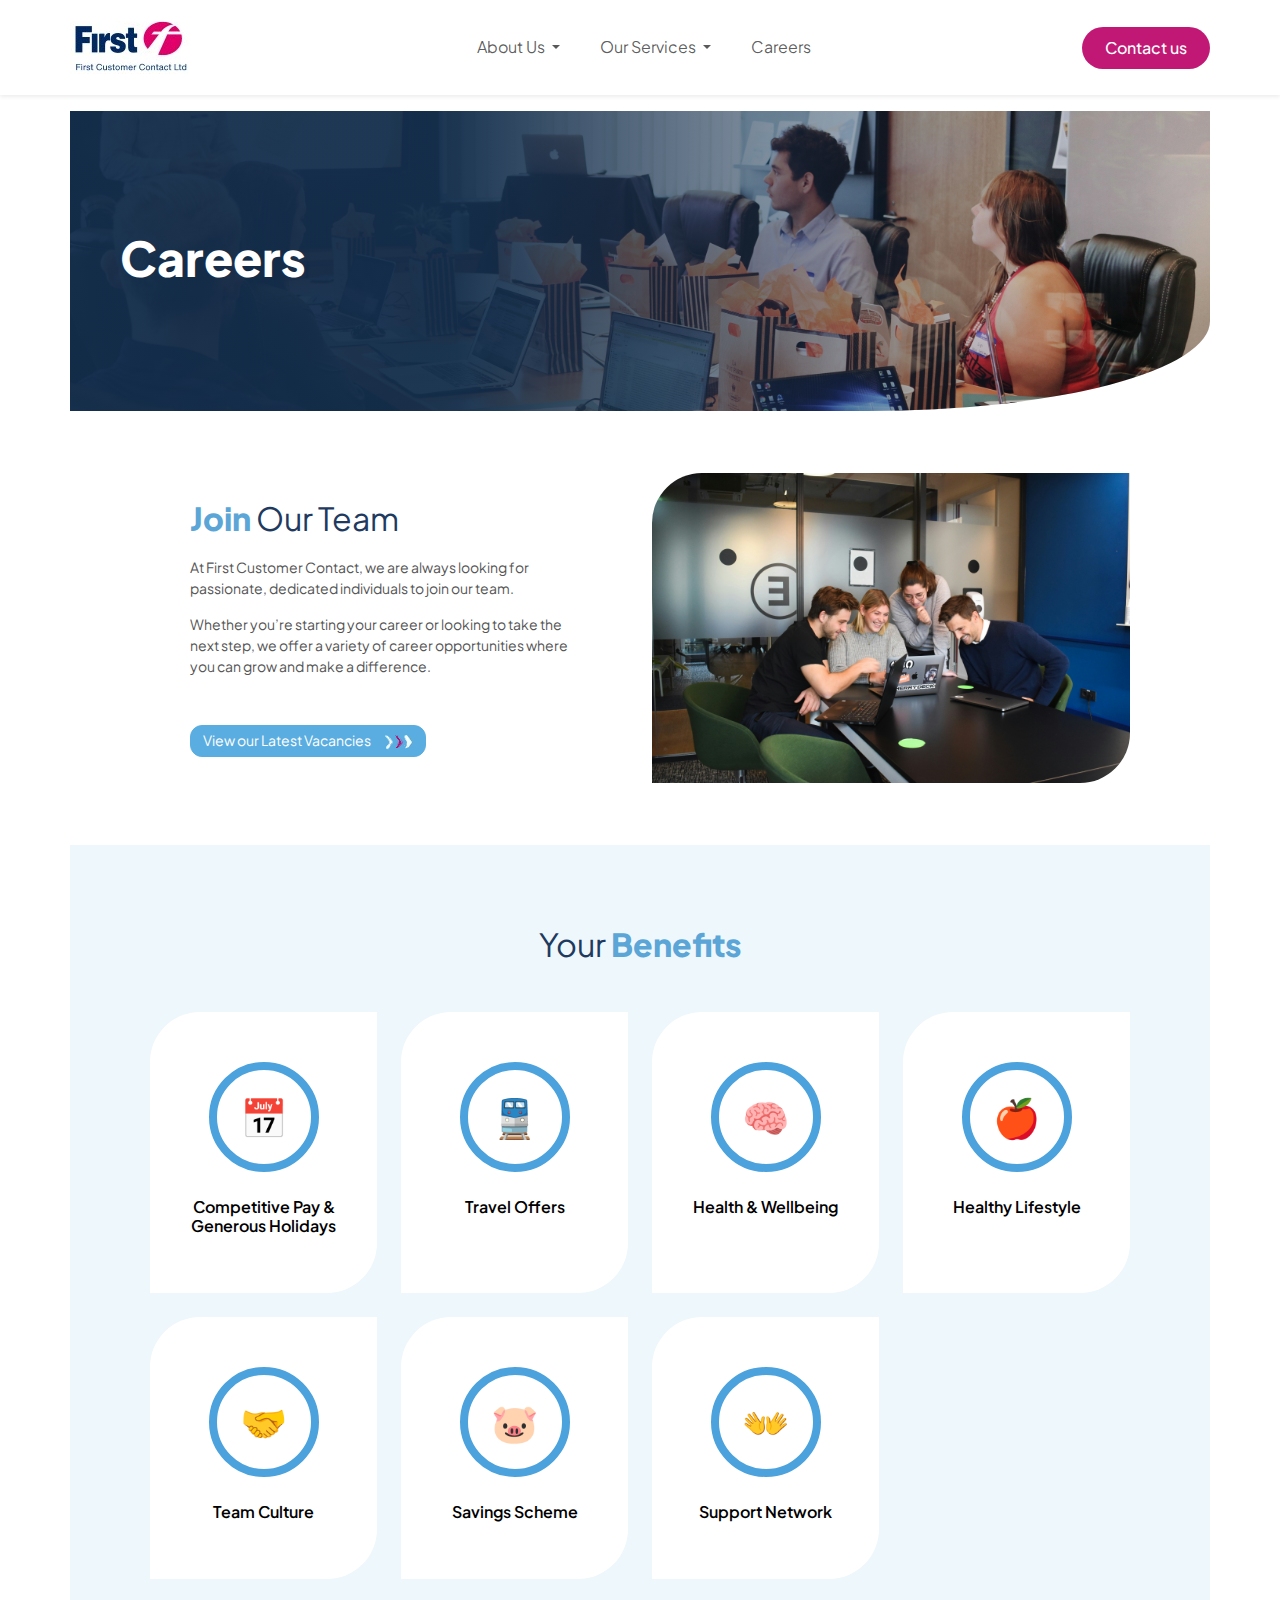
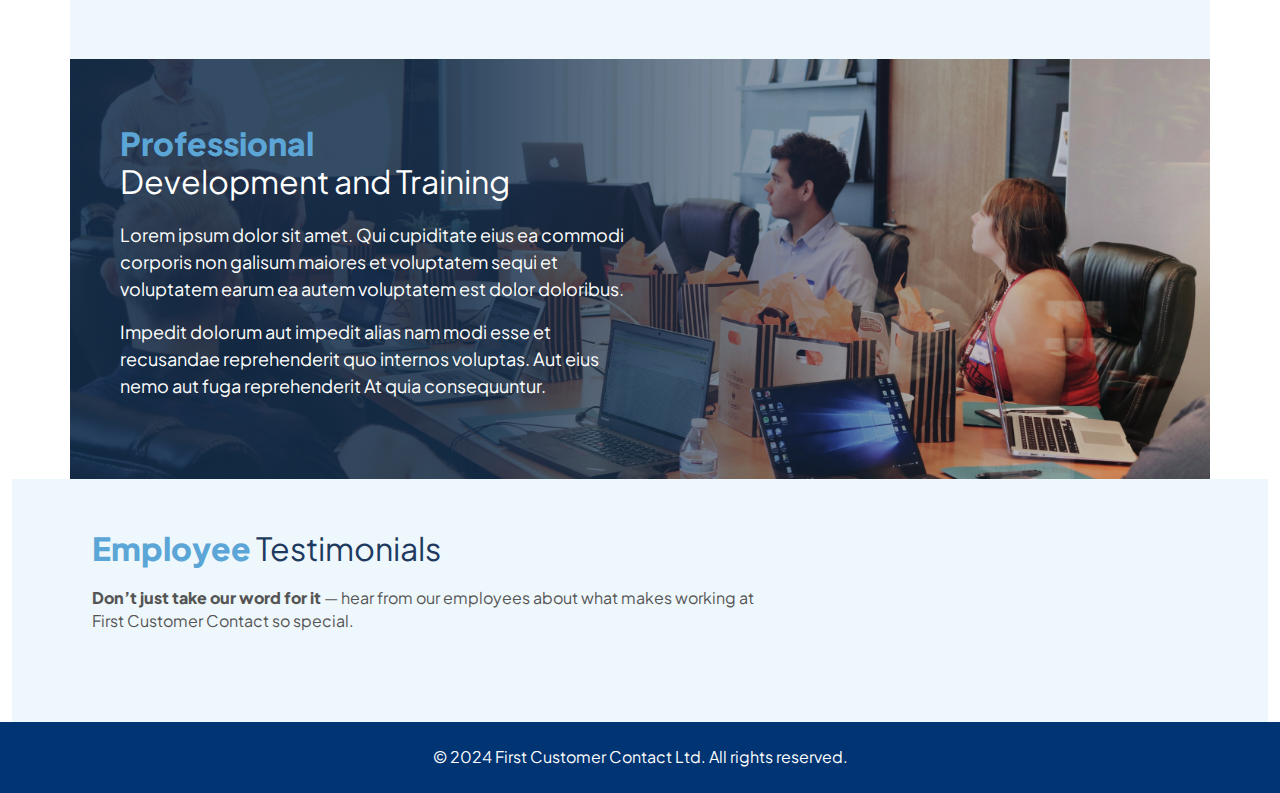
<file: careers.html>
<!doctype html>
<html lang="en">

<head>
  <meta charset="UTF-8" />
  <meta http-equiv="X-UA-Compatible" content="IE=edge" />
  <meta name="viewport" content="width=device-width, initial-scale=1.0" />
  <meta name="format-detection" content="telephone=no" />
  <!-- Added Bootstrap Library -->
  <link rel="stylesheet" href="./assets/libraries/bootstrap/css/bootstrap.min.css" />
  <!-- Added Owl carousel Library -->
  <link rel="stylesheet" href="./assets/libraries/owlcarousel/css/owl.carousel.min.css" />
  <!-- Custom Style of Page -->
  <link rel="stylesheet" href="./assets/css/style.css" />
  <!-- Title of the Page -->
  <title>First Customer Contact Ltd</title>
</head>

<body>

  <!-- Header -->
  <header>
    <!-- NAVIGATION -->
    <nav class="navbar navbar-expand-lg bg-white py-3 shadow-sm mb-3" aria-label="Main navigation">
      <div class="container">
        <!-- Brand -->
        <a class="navbar-brand fw-bold" href="#">
          <img src="../assets/images/fg-header-logo.png" class="header-logo" alt="Header Logo" />
        </a>

        <!-- Toggler -->
        <button class="navbar-toggler" type="button" data-bs-toggle="collapse" data-bs-target="#navbarNav"
          aria-controls="navbarNav" aria-expanded="false" aria-label="Toggle navigation">
          <span class="navbar-toggler-icon"></span>
        </button>

        <!-- Menu -->
        <div class="collapse navbar-collapse justify-content-center" id="navbarNav">
          <ul class="navbar-nav gap-lg-4 text-center">
            <!-- About Us Dropdown -->
            <li class="nav-item dropdown">
              <a class="nav-link dropdown-toggle" href="#" id="aboutDropdown" role="button" data-bs-toggle="dropdown"
                aria-expanded="false">
                About Us
              </a>

              <ul class="dropdown-menu shadow border-0" aria-labelledby="aboutDropdown">
                <li><a class="dropdown-item" href="#">Who We Are</a></li>
                <li><a class="dropdown-item" href="#">Leadership Team</a></li>
                <li><a class="dropdown-item" href="#">Our Values</a></li>
              </ul>
            </li>

            <!-- Services Dropdown -->
            <li class="nav-item dropdown">
              <a class="nav-link dropdown-toggle" href="#" id="servicesDropdown" role="button" data-bs-toggle="dropdown"
                aria-expanded="false">
                Our Services
              </a>

              <ul class="dropdown-menu shadow border-0" aria-labelledby="servicesDropdown">
                <li><a class="dropdown-item" href="#">Inbound Support</a></li>
                <li><a class="dropdown-item" href="#">Outbound Sales</a></li>
                <li><a class="dropdown-item" href="#">Customer Care</a></li>
              </ul>
            </li>

            <!-- Normal Link -->
            <li class="nav-item">
              <a class="nav-link" href="#">Careers</a>
            </li>
          </ul>

          <!-- Mobile CTA -->
          <div class="d-lg-none mt-3 text-center">
            <a href="#" class="btn btn-contact">Contact us</a>
          </div>
        </div>

        <!-- Desktop CTA -->
        <div class="d-none d-lg-block">
          <a href="#" class="btn btn-contact">Contact us</a>
        </div>
      </div>
    </nav>
  </header>


  <!-- HERO Banner-->
  <section class="inner-hero-banner-wrapper" aria-labelledby="who-we-are-header-banner">
    <div class="container hero-banner-white-bg ">
      <div class="hero-wrapper">
        <img src="../assets/images/whoweare-bottom-image.jpg" class="hero-banner-img"
          alt="Two colleagues smiling and having a discussion in an office environment" />
        <div class="row hero-banner-content">
          <div class="col-md-6">
            <h1 id="who-we-are-heading">Careers</h1>
          </div>
        </div>
      </div>

    </div>
  </section>
      <section
        class="whoweare-purpose-section sec-padding"
        aria-labelledby="purpose-heading"
      >
        <div class="container">
          <div class="row g-4 align-items-center whoweare-purpose-content">
           
            <!-- Left Card -->
            <div class="col-lg-6">
              <article
                class="info-card"
                aria-labelledby="driven-heading"
              >
                <h2 class="section-title">
                  <span class="highlight-text">Join</span> Our Team
                </h2>
                 <p class="info-text">
                At First Customer Contact, we are always looking for passionate, dedicated individuals to join our team.
            </p>
            <p class="info-text">
                Whether you’re starting your career or looking to take the next step, we offer a variety of career opportunities where you can grow and make a difference.
            </p>
                <div class="view-vacancy-button mt-5"><a href="#" ><button type="button" class="btn btn-primary">View our Latest Vacancies <img src="/assets/images/btnarrow.png" alt='Arrow Button'/></button></a></div>
              </article>
            </div>

            <!-- Right Content -->
            <div class="col-lg-6">
              <article aria-labelledby="practice-heading">
                <div class="card-img-wrap">
                    <img
                    src="../assets/images/card-img.jpg"
                    class="card-image img-fluid"
                    alt="Our People Make the Difference"
                    />
                </div>
              </article>
            </div>
          </div>
        </div>
      </section>
     <!-- Your Benifits  -->
      <section class="benefits-section">
        <div class="container benefits-bg">

            <div class="text-center mb-5">
                <h2 class="section-title">Your <span>Benefits</span></h2>
            </div>

            <div class="row g-4">

                <div class="col-lg-3 col-md-6">
                    <div class="benefit-card">
                       <div class="card-main">
                        <div class="icon-circle">📅</div>
                        <h6 class="fw-semibold">Competitive Pay & Generous Holidays</h6>
                        </div>
                        <div class="hover-content">
                            aa Gym Membership - we offer generous discounts to help you stay fit for less. <br/> Discounted City Centre Parking - QPark  Bank Park discounts.
                          </div>
                    </div>
                </div>

                <div class="col-lg-3 col-md-6">
                    <div class="benefit-card">
                      <div class="card-main">
                        <div class="icon-circle">🚆</div>
                        <h6 class="fw-semibold">Travel Offers</h6>
                        </div>
                        <div class="hover-content">
                            Gym Membership - we offer generous discounts to help you stay fit for less. Discounted City Centre Parking - QPark  Bank Park discounts.
                          </div>
                    </div>
                </div>

              

                <div class="col-lg-3 col-md-6">
                    <div class="benefit-card">
                        <div class="card-main">
                          <div class="icon-circle">🧠</div>
                          <h6 class="fw-semibold">Health & Wellbeing</h6>
                        </div>
                        <div class="hover-content">
                            Gym Membership - we offer generous discounts to help you stay fit for less. Discounted City Centre Parking - QPark  Bank Park discounts.
                          </div>
                    </div>
                </div>

                <div class="col-lg-3 col-md-6">
                    <div class="benefit-card">
                        <div class="card-main">
                          <div class="icon-circle">🍎</div>
                          <h6 class="fw-semibold">Healthy Lifestyle</h6>
                        </div>
                        <div class="hover-content">
                            Gym Membership - we offer generous discounts to help you stay fit for less. Discounted City Centre Parking - QPark  Bank Park discounts.
                          </div>
                    </div>
                </div>

                <div class="col-lg-3 col-md-6">
                    <div class="benefit-card">
                        <div class="card-main">
                          <div class="icon-circle">🤝</div>
                          <h6 class="fw-semibold">Team Culture</h6>
                        </div>
                        <div class="hover-content">
                            Gym Membership - we offer generous discounts to help you stay fit for less. Discounted City Centre Parking - QPark  Bank Park discounts.
                          </div>

                    </div>
                </div>

                <div class="col-lg-3 col-md-6">
                    <div class="benefit-card">
                        <div class="card-main">
                          <div class="icon-circle">🐷</div>
                          <h6 class="fw-semibold">Savings Scheme</h6>
                        </div>
                        <div class="hover-content">
                            Gym Membership - we offer generous discounts to help you stay fit for less. Discounted City Centre Parking - QPark  Bank Park discounts.
                          </div>
                    </div>
                </div>

                <div class="col-lg-3 col-md-6">
                    <div class="benefit-card">
                          <div class="card-main">
                            <div class="icon-circle">👐</div>
                            <h6 class="fw-semibold">Support Network</h6>
                          </div>
                         <div class="hover-content">
                            Gym Membership - we offer generous discounts to help you stay fit for less. Discounted City Centre Parking - QPark  Bank Park discounts.
                          </div>
                    </div>
                </div>

            </div>

        </div>
      </section>
   <!-- Bottom image Section -->
      <section class="bottom-hero position-relative text-white section-bottom-spacing pb-0" aria-labelledby="our-people-heading">
        <div class="container position-relative">
          <!-- Accessible Background Image (Decorative) -->
          <div class="whoweare-bottom-image">
            <img
              src="../assets/images/whoweare-bottom-image.jpg"
              class="hero-img"
              alt="Our People Make the Difference"
            />
          </div>
          <div class="row whoweare-bottom-image-content">
            <div class="col-lg-6 col-md-12">
              <div class="content-box">
                <h2 class="section-title on-image-title">
                 <span class="highlight-text">Professional <br></span>  Development and Training
                </h2>
                <p>
                  Lorem ipsum dolor sit amet. Qui cupiditate eius ea commodi
                  corporis non galisum maiores et voluptatem sequi et voluptatem
                  earum ea autem voluptatem est dolor doloribus.
                </p>

                <p>
                  Impedit dolorum aut impedit alias nam modi esse et recusandae
                  reprehenderit quo internos voluptas. Aut eius nemo aut fuga
                  reprehenderit At quia consequuntur.
                </p>
              </div>
            </div>
          </div>
        </div>
      </section>

  <!-- <section class="section-bottom-spacing" aria-labelledby="Trusted-by-businesses-like-yours-heading">
    <div class="container">
      <div class="row">
        <div class="carousel-section-title-wrap col-md-12 col-lg-6">
          <h2 class="section-title">
              <span class="highlight-text">Employee</span> Testimonials
          </h2>
          <p>
            <strong> Don’t just take our word for it</strong> — hear from our employees about what makes working at First Customer Contact so special.
          </p>
      </div>
      </div>
    </div>
  </section> -->
  <section class="carousel-section sec-padding py-0" aria-labelledby="testimonial-carousel-heading">
    <div class="container-fluid">
        <div class="carousel-sec-bg">
          <div class="carousel-section-title-wrap col-md-12 col-lg-8">
            <h2 class="section-title">
                <span class="highlight-text">Employee</span> Testimonials
            </h2>
            <p>
              <strong> Don’t just take our word for it</strong> — hear from our employees about what makes working at First Customer Contact so special.
            </p>
        </div>
        <div class="row carousel-card-white">
          <div class="col-12 p-0">
            <div class="carousel-wrapper owl-carousel owl-theme">
              <div class="single-carousel">
                <p class="testimonial-text">
                  Lorem ipsum dolor sit amet consectetur, adipisicing elit. Facere similique, voluptate laudantium laborum commodi quia quos cupiditate illo labore aspernatur quaerat, magnam fuga ad doloribus.
                </p>
                <div class="name-job-title-wrapper">
                  <strong>- Firstname Surname,</strong>
                  <strong>Job Title</strong>
                </div>
              </div>
              <div class="single-carousel">
                <p class="testimonial-text">
                  Lorem ipsum dolor sit amet consectetur, adipisicing elit. Facere similique, voluptate laudantium laborum commodi quia quos cupiditate illo labore aspernatur quaerat, magnam fuga ad doloribus.
                </p>
                <div class="name-job-title-wrapper">
                  <strong>- Firstname Surname,</strong>
                  <strong>Job Title</strong>
                </div>
              </div>
              <div class="single-carousel">
                <p class="testimonial-text">
                  Lorem ipsum dolor sit amet consectetur, adipisicing elit. Facere similique, voluptate laudantium laborum commodi quia quos cupiditate illo labore aspernatur quaerat, magnam fuga ad doloribus.
                </p>
                <div class="name-job-title-wrapper">
                  <strong>- Firstname Surname,</strong>
                  <strong>Job Title</strong>
                </div>
              </div>
            </div>
          </div>
        </div>
      </div>
    </div>
  </section>


  <!-- Footer -->
  <footer class="footer-wrap text-center footer-bg">
    <div class="container">
      <div class="col-12  text-white py-4">
        <p class="mb-0">
          &copy; 2024 First Customer Contact Ltd. All rights reserved.
        </p>
      </div>
    </div>
  </footer>


  <!-- Added Jquery Library -->
  <script src="./assets/libraries/jquery/jquery-3.7.1.slim.min.js"></script>
  <!-- Added Bootstrap Library -->
  <script src="./assets/libraries/bootstrap/js/bootstrap.bundle.min.js"></script>
  <!-- Owl Carousel Library -->
  <script src="./assets/libraries/owlcarousel/js/owl.carousel.min.js"></script>
  <!-- Main JS File -->
  <script src="./assets/js/main.js"></script>
</body>

</html>
</file>
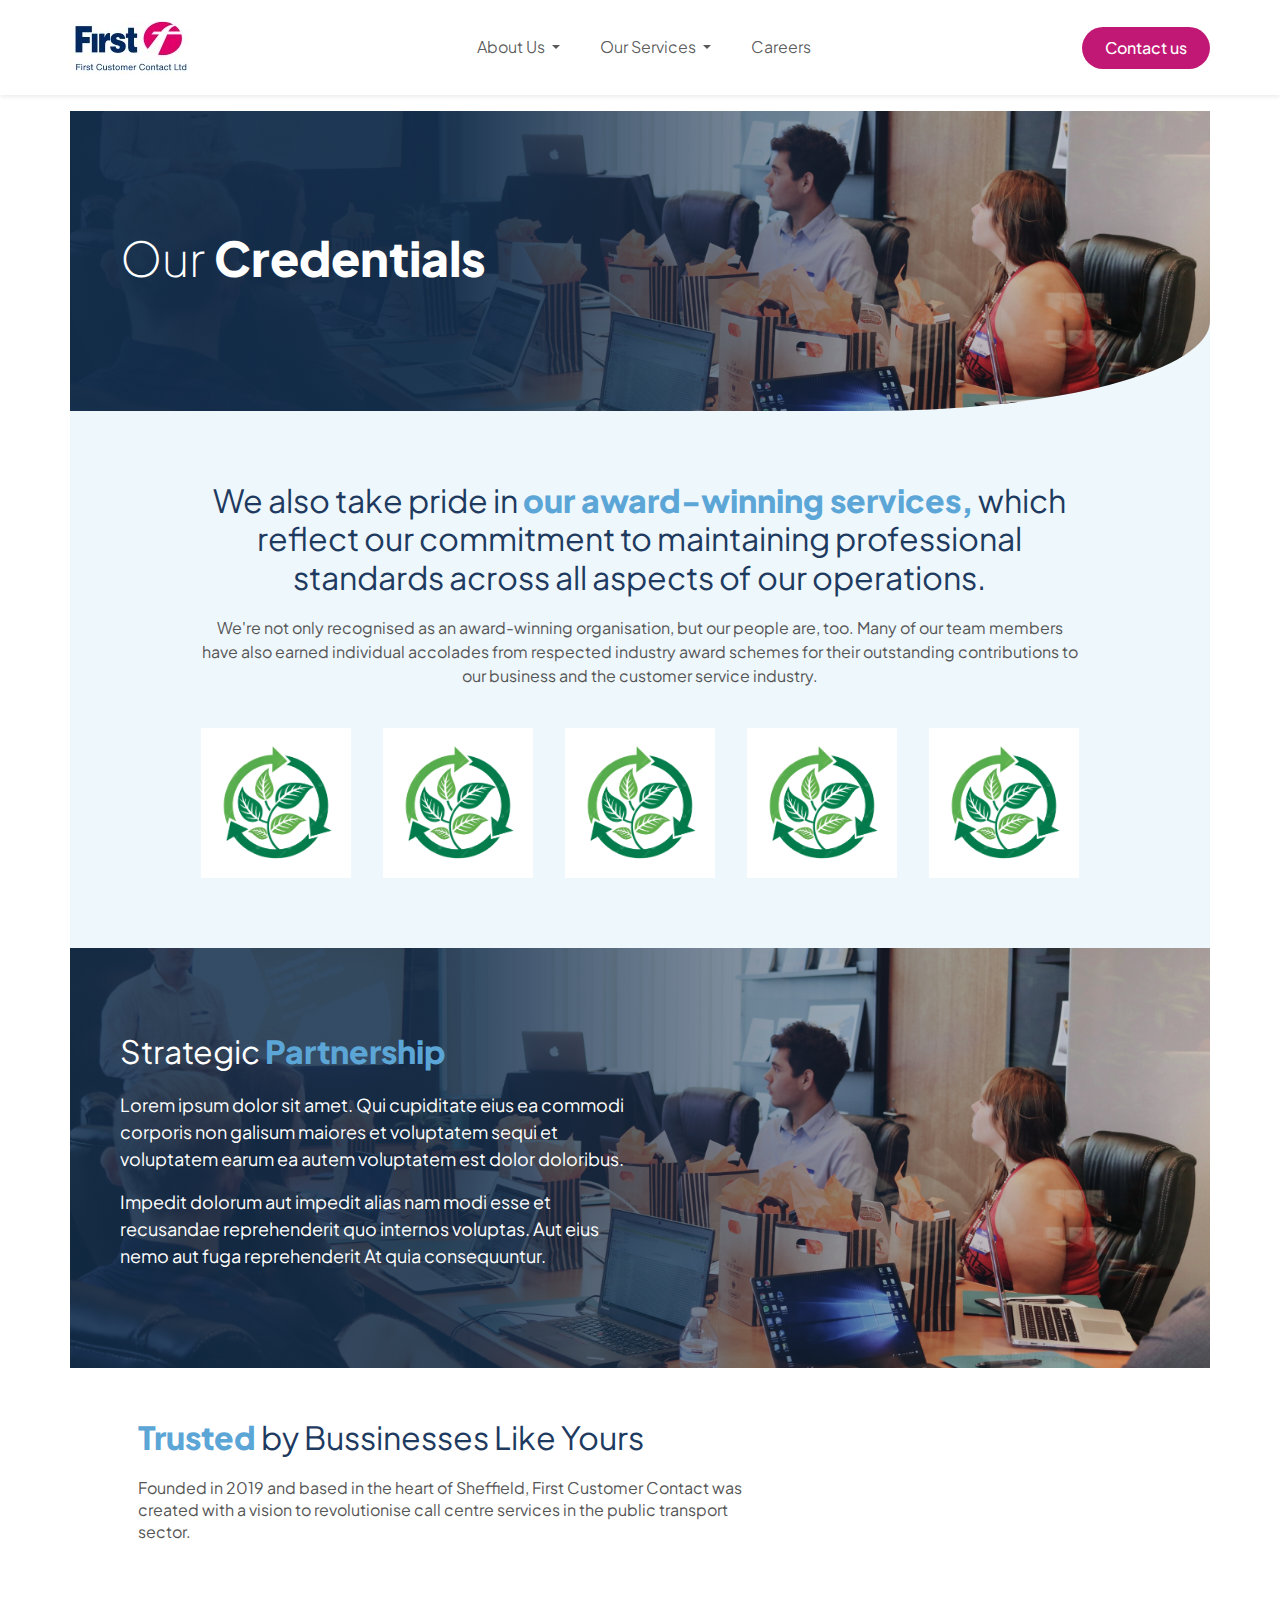
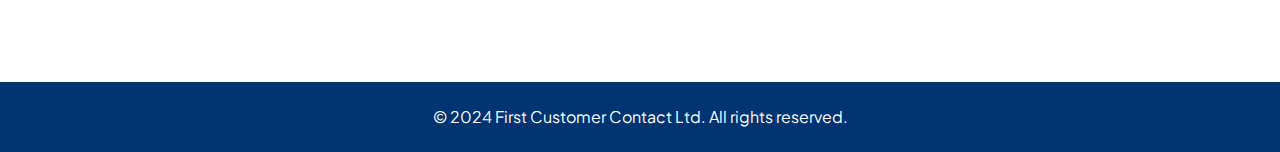
<file: our-credentials.html>
<!doctype html>
<html lang="en">

<head>
  <meta charset="UTF-8" />
  <meta http-equiv="X-UA-Compatible" content="IE=edge" />
  <meta name="viewport" content="width=device-width, initial-scale=1.0" />
  <meta name="format-detection" content="telephone=no" />
  <!-- Added Bootstrap Library -->
  <link rel="stylesheet" href="./assets/libraries/bootstrap/css/bootstrap.min.css" />
  <!-- Added Owl carousel Library -->
  <link rel="stylesheet" href="./assets/libraries/owlcarousel/css/owl.carousel.min.css" />
  <!-- Custom Style of Page -->
  <link rel="stylesheet" href="./assets/css/style.css" />
  <!-- Title of the Page -->
  <title>First Customer Contact Ltd</title>
</head>

<body>

  <!-- Header -->
  <header>
    <!-- NAVIGATION -->
    <nav class="navbar navbar-expand-lg bg-white py-3 shadow-sm mb-3" aria-label="Main navigation">
      <div class="container">
        <!-- Brand -->
        <a class="navbar-brand fw-bold" href="#">
          <img src="../assets/images/fg-header-logo.png" class="header-logo" alt="Header Logo" />
        </a>

        <!-- Toggler -->
        <button class="navbar-toggler" type="button" data-bs-toggle="collapse" data-bs-target="#navbarNav"
          aria-controls="navbarNav" aria-expanded="false" aria-label="Toggle navigation">
          <span class="navbar-toggler-icon"></span>
        </button>

        <!-- Menu -->
        <div class="collapse navbar-collapse justify-content-center" id="navbarNav">
          <ul class="navbar-nav gap-lg-4 text-center">
            <!-- About Us Dropdown -->
            <li class="nav-item dropdown">
              <a class="nav-link dropdown-toggle" href="#" id="aboutDropdown" role="button" data-bs-toggle="dropdown"
                aria-expanded="false">
                About Us
              </a>

              <ul class="dropdown-menu shadow border-0" aria-labelledby="aboutDropdown">
                <li><a class="dropdown-item" href="#">Who We Are</a></li>
                <li><a class="dropdown-item" href="#">Leadership Team</a></li>
                <li><a class="dropdown-item" href="#">Our Values</a></li>
              </ul>
            </li>

            <!-- Services Dropdown -->
            <li class="nav-item dropdown">
              <a class="nav-link dropdown-toggle" href="#" id="servicesDropdown" role="button" data-bs-toggle="dropdown"
                aria-expanded="false">
                Our Services
              </a>

              <ul class="dropdown-menu shadow border-0" aria-labelledby="servicesDropdown">
                <li><a class="dropdown-item" href="#">Inbound Support</a></li>
                <li><a class="dropdown-item" href="#">Outbound Sales</a></li>
                <li><a class="dropdown-item" href="#">Customer Care</a></li>
              </ul>
            </li>

            <!-- Normal Link -->
            <li class="nav-item">
              <a class="nav-link" href="#">Careers</a>
            </li>
          </ul>

          <!-- Mobile CTA -->
          <div class="d-lg-none mt-3 text-center">
            <a href="#" class="btn btn-contact">Contact us</a>
          </div>
        </div>

        <!-- Desktop CTA -->
        <div class="d-none d-lg-block">
          <a href="#" class="btn btn-contact">Contact us</a>
        </div>
      </div>
    </nav>
  </header>


  <!-- HERO Banner-->
  <section class="inner-hero-banner-wrapper" aria-labelledby="who-we-are-header-banner">
    <div class="container hero-banner-blue-bg ">
      <div class="hero-wrapper">
        <img src="../assets/images/whoweare-bottom-image.jpg" class="hero-banner-img"
          alt="Two colleagues smiling and having a discussion in an office environment" />
        <div class="row hero-banner-content">
          <div class="col-md-6">
            <h1 id="who-we-are-heading"><span>Our</span> Credentials</h1>
          </div>
        </div>
      </div>

    </div>
  </section>

  <section class="crd-award-winning-section" aria-labelledby="award-winning-heading">
    <div class="container">
      <div class="row">
        <div class="col-12 crd-award-winning-bg">
          <div class="crd-top-inner">
            <h2 class="section-title">
                We also take pride in <span class="highlight-text">our award-winning services,</span> which reflect our commitment to maintaining professional standards across all aspects of our operations.
            </h2>
            <p>We're not only recognised as an award-winning organisation, but our people are, too. Many of our team members have also earned individual accolades from respected industry award schemes for their outstanding contributions to our business and the customer service industry.</p>
            <div class="crd-team-logo-wrapper d-flex flex-wrap align-items-center justify-content-between">
              <div class="crd-logo-wrap"><img src="../assets/images/crd-logo1.png" class="img-fluid" alt="Award Winning Logos" /></div>
              <div class="crd-logo-wrap"><img src="../assets/images/crd-logo1.png" class="img-fluid" alt="Award Winning Logos" /></div>
              <div class="crd-logo-wrap"><img src="../assets/images/crd-logo1.png" class="img-fluid" alt="Award Winning Logos" /></div>
              <div class="crd-logo-wrap"><img src="../assets/images/crd-logo1.png" class="img-fluid" alt="Award Winning Logos" /></div>
              <div class="crd-logo-wrap"><img src="../assets/images/crd-logo1.png" class="img-fluid" alt="Award Winning Logos" /></div>
            </div>
          </div>
        </div>
  </section>
   <!-- Bottom image Section -->
      <section class="bottom-hero position-relative text-white section-bottom-spacing" aria-labelledby="our-people-heading">
        <div class="container position-relative">
          <!-- Accessible Background Image (Decorative) -->
          <div class="whoweare-bottom-image">
            <img
              src="../assets/images/whoweare-bottom-image.jpg"
              class="hero-img"
              alt="Our People Make the Difference"
            />
          </div>
          <div class="row whoweare-bottom-image-content">
            <div class="col-lg-6 col-md-12">
              <div class="content-box">
                <h2 class="section-title on-image-title">
                Strategic <span class="highlight-text">Partnership</span> 
                </h2>
                <p>
                  Lorem ipsum dolor sit amet. Qui cupiditate eius ea commodi
                  corporis non galisum maiores et voluptatem sequi et voluptatem
                  earum ea autem voluptatem est dolor doloribus.
                </p>

                <p>
                  Impedit dolorum aut impedit alias nam modi esse et recusandae
                  reprehenderit quo internos voluptas. Aut eius nemo aut fuga
                  reprehenderit At quia consequuntur.
                </p>
              </div>
            </div>
          </div>
        </div>
      </section>

  <section class="section-bottom-spacing" aria-labelledby="Trusted-by-businesses-like-yours-heading">
    <div class="container">
      <div class="row">
        <div class="carousel-section-title-wrap col-md-12 col-lg-8">
          <h2 class="section-title">
              <span class="highlight-text">Trusted</span> by Bussinesses Like Yours
          </h2>
          <p>
            Founded in 2019 and based in the heart of Sheffield, First
            Customer Contact was created with a vision to revolutionise
            call centre services in the public transport sector.
          </p>
      </div>
      </div>
    </div>
  </section>
  <section class="carousel-section sec-padding pt-0" aria-labelledby="testimonial-carousel-heading">
    <div class="container">
      <div class="row">
        <div class="col-12 p-0">
          <div class="carousel-wrapper owl-carousel owl-theme">
            <div class="single-carousel">
              <p class="testimonial-text">
                Lorem ipsum dolor sit amet consectetur, adipisicing elit. Facere similique, voluptate laudantium laborum commodi quia quos cupiditate illo labore aspernatur quaerat, magnam fuga ad doloribus.
              </p>
              <div class="name-job-title-wrapper">
                <strong>- Firstname Surname,</strong>
                <strong>Job Title</strong>
              </div>
            </div>
            <div class="single-carousel">
              <p class="testimonial-text">
                Lorem ipsum dolor sit amet consectetur, adipisicing elit. Facere similique, voluptate laudantium laborum commodi quia quos cupiditate illo labore aspernatur quaerat, magnam fuga ad doloribus.
              </p>
              <div class="name-job-title-wrapper">
                <strong>- Firstname Surname,</strong>
                <strong>Job Title</strong>
              </div>
            </div>
            <div class="single-carousel">
              <p class="testimonial-text">
                Lorem ipsum dolor sit amet consectetur, adipisicing elit. Facere similique, voluptate laudantium laborum commodi quia quos cupiditate illo labore aspernatur quaerat, magnam fuga ad doloribus.
              </p>
              <div class="name-job-title-wrapper">
                <strong>- Firstname Surname,</strong>
                <strong>Job Title</strong>
              </div>
            </div>
          </div>
        </div>
      </div>
    </div>
  </section>


  <!-- Footer -->
  <footer class="footer-wrap text-center footer-bg">
    <div class="container">
      <div class="col-12  text-white py-4">
        <p class="mb-0">
          &copy; 2024 First Customer Contact Ltd. All rights reserved.
        </p>
      </div>
    </div>
  </footer>


  <!-- Added Jquery Library -->
  <script src="./assets/libraries/jquery/jquery-3.7.1.slim.min.js"></script>
  <!-- Added Bootstrap Library -->
  <script src="./assets/libraries/bootstrap/js/bootstrap.bundle.min.js"></script>
  <!-- Owl Carousel Library -->
  <script src="./assets/libraries/owlcarousel/js/owl.carousel.min.js"></script>
  <!-- Main JS File -->
  <script src="./assets/js/main.js"></script>
</body>

</html>
</file>
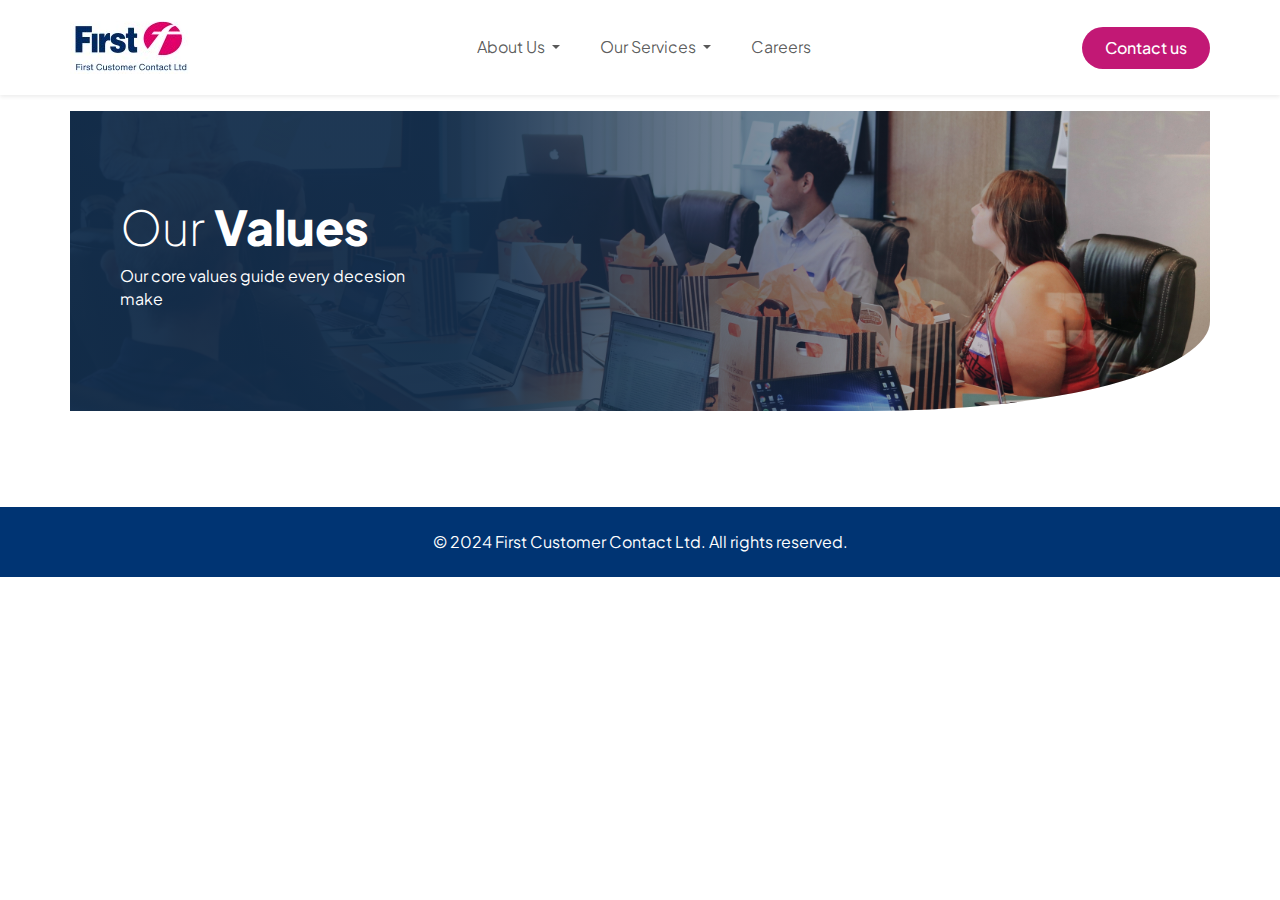
<file: our-people.html>
<!doctype html>
<html lang="en">

<head>
  <meta charset="UTF-8" />
  <meta http-equiv="X-UA-Compatible" content="IE=edge" />
  <meta name="viewport" content="width=device-width, initial-scale=1.0" />
  <meta name="format-detection" content="telephone=no" />
  <!-- Added Bootstrap Library -->
  <link rel="stylesheet" href="./assets/libraries/bootstrap/css/bootstrap.min.css" />
  <!-- Added Owl carousel Library -->
  <link rel="stylesheet" href="./assets/libraries/owlcarousel/css/owl.carousel.min.css" />
  <!-- Custom Style of Page -->
  <link rel="stylesheet" href="./assets/css/style.css" />
  <!-- Title of the Page -->
  <title>First Customer Contact Ltd</title>
</head>

<body>

  <!-- Header -->
  <header>
    <!-- NAVIGATION -->
    <nav class="navbar navbar-expand-lg bg-white py-3 shadow-sm mb-3" aria-label="Main navigation">
      <div class="container">
        <!-- Brand -->
        <a class="navbar-brand fw-bold" href="#">
          <img src="../assets/images/fg-header-logo.png" class="header-logo" alt="Header Logo" />
        </a>

        <!-- Toggler -->
        <button class="navbar-toggler" type="button" data-bs-toggle="collapse" data-bs-target="#navbarNav"
          aria-controls="navbarNav" aria-expanded="false" aria-label="Toggle navigation">
          <span class="navbar-toggler-icon"></span>
        </button>

        <!-- Menu -->
        <div class="collapse navbar-collapse justify-content-center" id="navbarNav">
          <ul class="navbar-nav gap-lg-4 text-center">
            <!-- About Us Dropdown -->
            <li class="nav-item dropdown">
              <a class="nav-link dropdown-toggle" href="#" id="aboutDropdown" role="button" data-bs-toggle="dropdown"
                aria-expanded="false">
                About Us
              </a>

              <ul class="dropdown-menu shadow border-0" aria-labelledby="aboutDropdown">
                <li><a class="dropdown-item" href="#">Who We Are</a></li>
                <li><a class="dropdown-item" href="#">Leadership Team</a></li>
                <li><a class="dropdown-item" href="#">Our Values</a></li>
              </ul>
            </li>

            <!-- Services Dropdown -->
            <li class="nav-item dropdown">
              <a class="nav-link dropdown-toggle" href="#" id="servicesDropdown" role="button" data-bs-toggle="dropdown"
                aria-expanded="false">
                Our Services
              </a>

              <ul class="dropdown-menu shadow border-0" aria-labelledby="servicesDropdown">
                <li><a class="dropdown-item" href="#">Inbound Support</a></li>
                <li><a class="dropdown-item" href="#">Outbound Sales</a></li>
                <li><a class="dropdown-item" href="#">Customer Care</a></li>
              </ul>
            </li>

            <!-- Normal Link -->
            <li class="nav-item">
              <a class="nav-link" href="#">Careers</a>
            </li>
          </ul>

          <!-- Mobile CTA -->
          <div class="d-lg-none mt-3 text-center">
            <a href="#" class="btn btn-contact">Contact us</a>
          </div>
        </div>

        <!-- Desktop CTA -->
        <div class="d-none d-lg-block">
          <a href="#" class="btn btn-contact">Contact us</a>
        </div>
      </div>
    </nav>
  </header>


  <!-- HERO Banner-->
  <section class="inner-hero-banner-wrapper" aria-labelledby="who-we-are-header-banner">
    <div class="container hero-wrapper">
      <img src="../assets/images/whoweare-bottom-image.jpg" class="hero-banner-img"
        alt="Two colleagues smiling and having a discussion in an office environment" />
      <div class="row hero-banner-content">
        <div class="col-md-4">
          <h1 id="who-we-are-heading"><span>Our</span> Values</h1>
          <p>Our core values guide every decesion make</p>
        </div>
      </div>
    </div>
  </section>



  <section class="carousel-section sec-padding">
    <div class="container-fluid">
      <div class="row">
        <div class="col-12 p-0">
          <div class="carousel-wrapper owl-carousel owl-theme">
            <div class="single-carousel">
              <p class="testimonial-text">
                Lorem ipsum dolor sit amet consectetur, adipisicing elit. Facere similique, voluptate laudantium laborum commodi quia quos cupiditate illo labore aspernatur quaerat, magnam fuga ad doloribus.
              </p>
              <div class="name-job-title-wrapper">
                <strong>- Firstname Surname,</strong>
                <strong>Job Title</strong>
              </div>
            </div>
            <div class="single-carousel">
              <p class="testimonial-text">
                Lorem ipsum dolor sit amet consectetur, adipisicing elit. Facere similique, voluptate laudantium laborum commodi quia quos cupiditate illo labore aspernatur quaerat, magnam fuga ad doloribus.
              </p>
              <div class="name-job-title-wrapper">
                <strong>- Firstname Surname,</strong>
                <strong>Job Title</strong>
              </div>
            </div>
            <div class="single-carousel">
              <p class="testimonial-text">
                Lorem ipsum dolor sit amet consectetur, adipisicing elit. Facere similique, voluptate laudantium laborum commodi quia quos cupiditate illo labore aspernatur quaerat, magnam fuga ad doloribus.
              </p>
              <div class="name-job-title-wrapper">
                <strong>- Firstname Surname,</strong>
                <strong>Job Title</strong>
              </div>
            </div>
          </div>
        </div>
      </div>
    </div>
  </section>


  <!-- Footer -->
  <footer class="footer-wrap text-center footer-bg">
    <div class="container">
      <div class="col-12  text-white py-4">
        <p class="mb-0">
          &copy; 2024 First Customer Contact Ltd. All rights reserved.
        </p>
      </div>
    </div>
  </footer>


  <!-- Added Jquery Library -->
  <script src="./assets/libraries/jquery/jquery-3.7.1.slim.min.js"></script>
  <!-- Added Bootstrap Library -->
  <script src="./assets/libraries/bootstrap/js/bootstrap.bundle.min.js"></script>
  <!-- Owl Carousel Library -->
  <script src="./assets/libraries/owlcarousel/js/owl.carousel.min.js"></script>
  <!-- Main JS File -->
  <script src="./assets/js/main.js"></script>
</body>

</html>
</file>
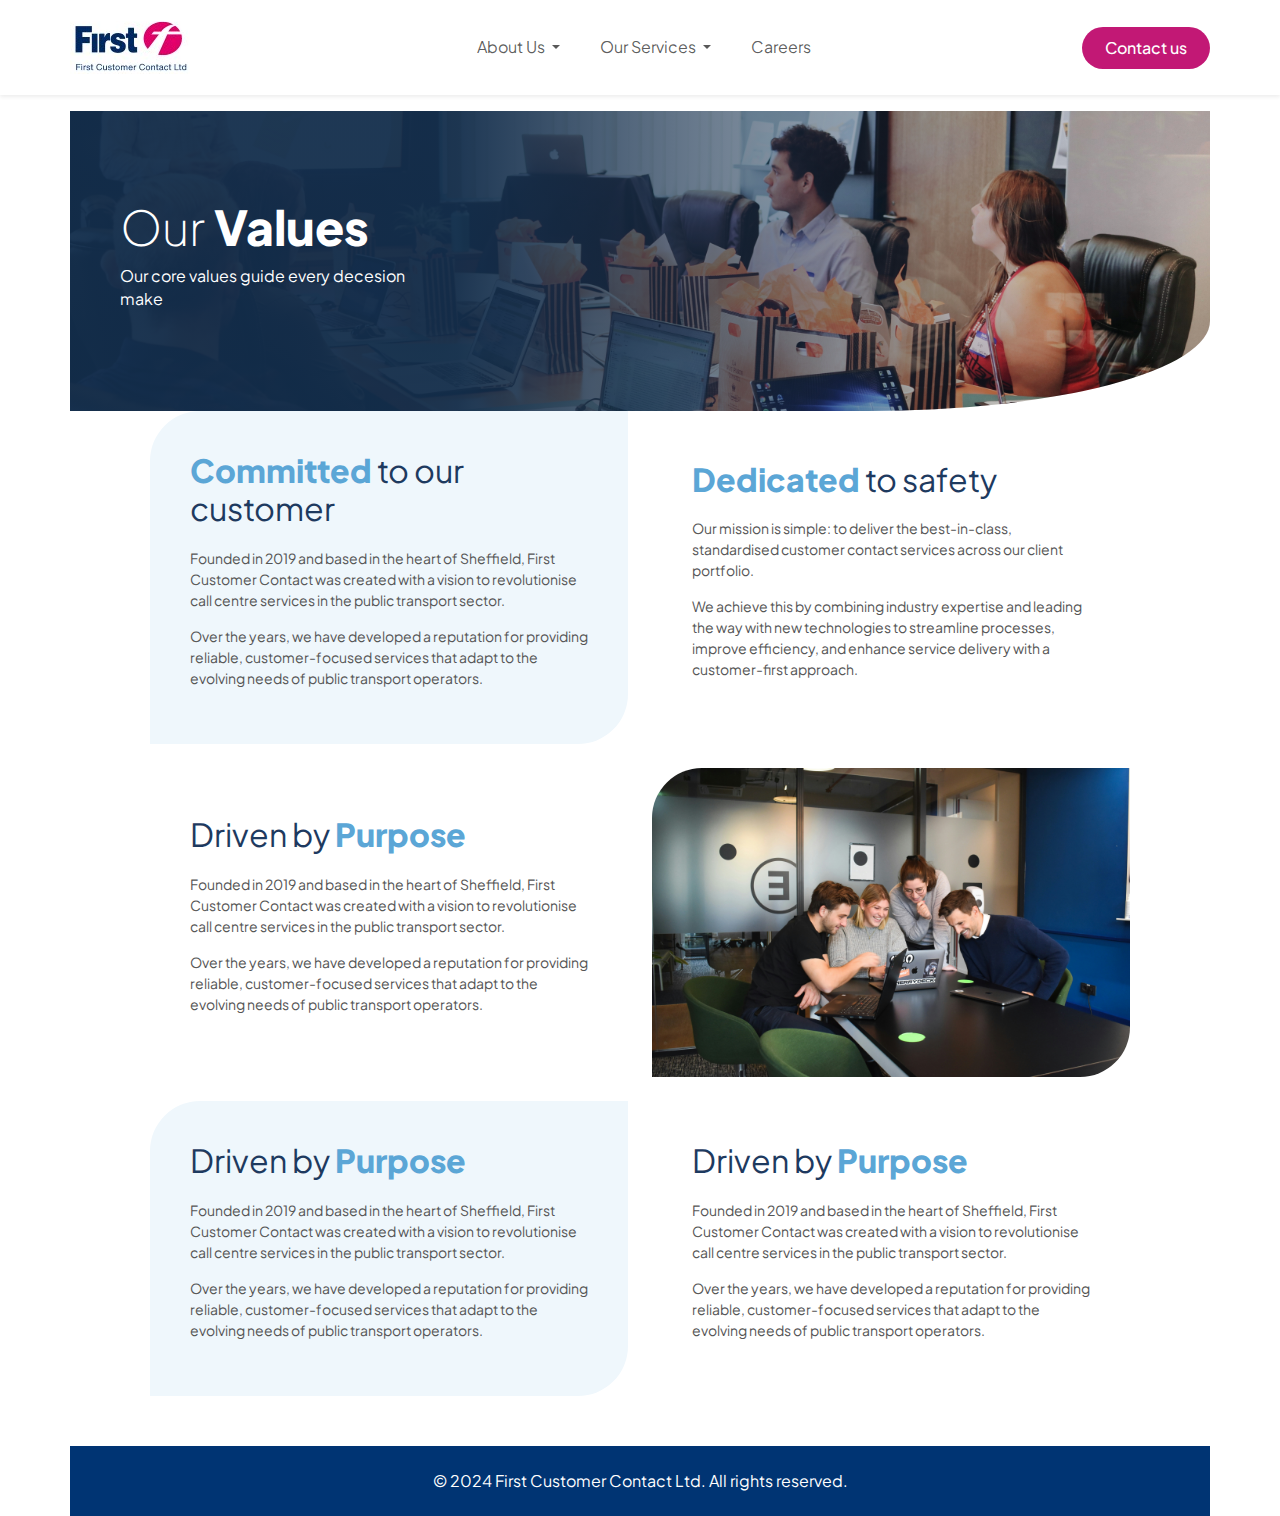
<file: ourvalues.html>
<!doctype html>
<html lang="en">
  <head>
    <meta charset="UTF-8" />
    <meta http-equiv="X-UA-Compatible" content="IE=edge" />
    <meta name="viewport" content="width=device-width, initial-scale=1.0" />
    <meta name="format-detection" content="telephone=no" />
    <link
      rel="preload"
      href="./assets/font/PlusJakartaSans-Regular.woff2"
      as="font"
      type="font/woff2"
      crossorigin
    />
    <link
      rel="preload"
      href="./assets/font/PlusJakartaSans-Medium.woff2"
      as="font"
      type="font/woff2"
      crossorigin
    />
    <link
      rel="preload"
      href="./assets/font/PlusJakartaSans-Bold.woff2"
      as="font"
      type="font/woff2"
      crossorigin
    />
    <!-- Added Bootstrap Library -->
    <link
      rel="stylesheet"
      href="./assets/libraries/bootstrap/css/bootstrap.min.css"
    />
    <!-- Added Animate Library -->
    <link rel="stylesheet" href="./assets/libraries/animate/animate.min.css" />
    <!-- Custom Style of Page -->
    <link rel="stylesheet" href="./assets/css/style.css" />
    <!-- Title of the Page -->
    <title>First Customer Contact Ltd</title>
  </head>
  <body>

    <!-- Header -->
    <header>
      <!-- NAVIGATION -->
      <nav
        class="navbar navbar-expand-lg bg-white py-3 shadow-sm mb-3"
        aria-label="Main navigation"
      >
        <div class="container">
          <!-- Brand -->
          <a class="navbar-brand fw-bold" href="#">
            <img
              src="../assets/images/fg-header-logo.png"
              class="header-logo"
              alt="Header Logo"
            />
          </a>

          <!-- Toggler -->
          <button
            class="navbar-toggler"
            type="button"
            data-bs-toggle="collapse"
            data-bs-target="#navbarNav"
            aria-controls="navbarNav"
            aria-expanded="false"
            aria-label="Toggle navigation"
          >
            <span class="navbar-toggler-icon"></span>
          </button>

          <!-- Menu -->
          <div
            class="collapse navbar-collapse justify-content-center"
            id="navbarNav"
          >
            <ul class="navbar-nav gap-lg-4 text-center">
              <!-- About Us Dropdown -->
              <li class="nav-item dropdown">
                <a
                  class="nav-link dropdown-toggle"
                  href="#"
                  id="aboutDropdown"
                  role="button"
                  data-bs-toggle="dropdown"
                  aria-expanded="false"
                >
                  About Us
                </a>

                <ul
                  class="dropdown-menu shadow border-0"
                  aria-labelledby="aboutDropdown"
                >
                  <li><a class="dropdown-item" href="#">Who We Are</a></li>
                  <li><a class="dropdown-item" href="#">Leadership Team</a></li>
                  <li><a class="dropdown-item" href="#">Our Values</a></li>
                </ul>
              </li>

              <!-- Services Dropdown -->
              <li class="nav-item dropdown">
                <a
                  class="nav-link dropdown-toggle"
                  href="#"
                  id="servicesDropdown"
                  role="button"
                  data-bs-toggle="dropdown"
                  aria-expanded="false"
                >
                  Our Services
                </a>

                <ul
                  class="dropdown-menu shadow border-0"
                  aria-labelledby="servicesDropdown"
                >
                  <li><a class="dropdown-item" href="#">Inbound Support</a></li>
                  <li><a class="dropdown-item" href="#">Outbound Sales</a></li>
                  <li><a class="dropdown-item" href="#">Customer Care</a></li>
                </ul>
              </li>

              <!-- Normal Link -->
              <li class="nav-item">
                <a class="nav-link" href="#">Careers</a>
              </li>
            </ul>

            <!-- Mobile CTA -->
            <div class="d-lg-none mt-3 text-center">
              <a href="#" class="btn btn-contact">Contact us</a>
            </div>
          </div>

          <!-- Desktop CTA -->
          <div class="d-none d-lg-block">
            <a href="#" class="btn btn-contact">Contact us</a>
          </div>
        </div>
      </nav>
    </header>
  

      <!-- HERO Banner-->
      <section
        class="inner-hero-banner-wrapper"
        aria-labelledby="who-we-are-header-banner"
      >
        <div class="container hero-wrapper">
          <img
            src="../assets/images/whoweare-bottom-image.jpg"
            class="hero-banner-img"
            alt="Two colleagues smiling and having a discussion in an office environment"
          />
          <div class="row hero-banner-content">
            <div class="col-md-4">
              <h1 id="who-we-are-heading"><span>Our</span> Values</h1>
              <p>Our core values guide every decesion make</p>
            </div>
          </div>
        </div>
      </section>

      <!-- CONTENT Purpose Section -->
      <section
        class="whoweare-purpose-section section-bottom-spacing"
        aria-labelledby="purpose-heading"
      >
        <div class="container">
          <div class="row g-4 align-items-center whoweare-purpose-content">
            <!-- Left Card -->
            <div class="col-lg-6">
              <article
                class="info-card withbg"
                aria-labelledby="driven-heading"
              >
                <h2 class="section-title">
                   <span class="highlight-text">Committed</span> to our customer 
                </h2>
                <p class="info-text">
                  Founded in 2019 and based in the heart of Sheffield, First
                  Customer Contact was created with a vision to revolutionise
                  call centre services in the public transport sector.
                </p>
                <p class="info-text">
                  Over the years, we have developed a reputation for providing
                  reliable, customer-focused services that adapt to the evolving
                  needs of public transport operators.
                </p>
              </article>
            </div>

            <!-- Right Content -->
            <div class="col-lg-6">
              <article aria-labelledby="practice-heading" class="info-card">
                <h2 class="section-title">
                   <span class="highlight-text">Dedicated</span> to safety 
                </h2>

                <p class="info-text">
                  Our mission is simple: to deliver the best-in-class,
                  standardised customer contact services across our client
                  portfolio.
                </p>

                <p class="info-text">
                  We achieve this by combining industry expertise and leading
                  the way with new technologies to streamline processes, improve
                  efficiency, and enhance service delivery with a customer-first
                  approach.
                </p>
              </article>
            </div>
            <!-- Left Card -->
            <div class="col-lg-6">
              <article
                class="info-card "
                aria-labelledby="driven-heading"
              >
                <h2 class="section-title">
                  Driven by <span class="highlight-text">Purpose</span>
                </h2>
                <p class="info-text">
                  Founded in 2019 and based in the heart of Sheffield, First
                  Customer Contact was created with a vision to revolutionise
                  call centre services in the public transport sector.
                </p>
                <p class="info-text">
                  Over the years, we have developed a reputation for providing
                  reliable, customer-focused services that adapt to the evolving
                  needs of public transport operators.
                </p>
              </article>
            </div>

            <!-- Right Content -->
            <div class="col-lg-6">
              <article aria-labelledby="practice-heading">
                <div class="card-img-wrap">
                    <img
                    src="../assets/images/card-img.jpg"
                    class="card-image img-fluid"
                    alt="Our People Make the Difference"
                    />
                </div>
              </article>
            </div>

            <div class="col-lg-6">
              <article
                class="info-card withbg"
                aria-labelledby="driven-heading"
              >
                <h2 class="section-title">
                  Driven by <span class="highlight-text">Purpose</span>
                </h2>
                <p class="info-text">
                  Founded in 2019 and based in the heart of Sheffield, First
                  Customer Contact was created with a vision to revolutionise
                  call centre services in the public transport sector.
                </p>
                <p class="info-text">
                  Over the years, we have developed a reputation for providing
                  reliable, customer-focused services that adapt to the evolving
                  needs of public transport operators.
                </p>
              </article>
            </div>

            <div class="col-lg-6">
              <article
                class="info-card "
                aria-labelledby="driven-heading"
              >
                <h2 class="section-title">
                  Driven by <span class="highlight-text">Purpose</span>
                </h2>
                <p class="info-text">
                  Founded in 2019 and based in the heart of Sheffield, First
                  Customer Contact was created with a vision to revolutionise
                  call centre services in the public transport sector.
                </p>
                <p class="info-text">
                  Over the years, we have developed a reputation for providing
                  reliable, customer-focused services that adapt to the evolving
                  needs of public transport operators.
                </p>
              </article>
            </div>
          </div>
        </div>
      </section>

   

    <!-- Footer -->
    <footer class="footer-wrap text-center">
      <div class="container">
        <div class="col-12 footer-bg text-white py-4">
          <p class="mb-0">
            &copy; 2024 First Customer Contact Ltd. All rights reserved.
          </p>
        </div>
      </div>
    </footer>
   

    <!-- Added Jquery Library -->
    <script src="./assets/libraries/jquery/jquery-3.7.1.slim.min.js"></script>
    <!-- Added Bootstrap Library -->
    <script src="./assets/libraries/bootstrap/js/bootstrap.bundle.min.js"></script>
    <!-- Added Typed Library -->
    <script src="./assets/libraries/typed/typed.umd.min.js"></script>
    <!-- Added Typed Library -->
    <script src="./assets/libraries/wow/wow.min.js"></script>
    <!-- Main JS File -->
    <script src="./assets/js/main.js"></script>
  </body>
</html>
</file>
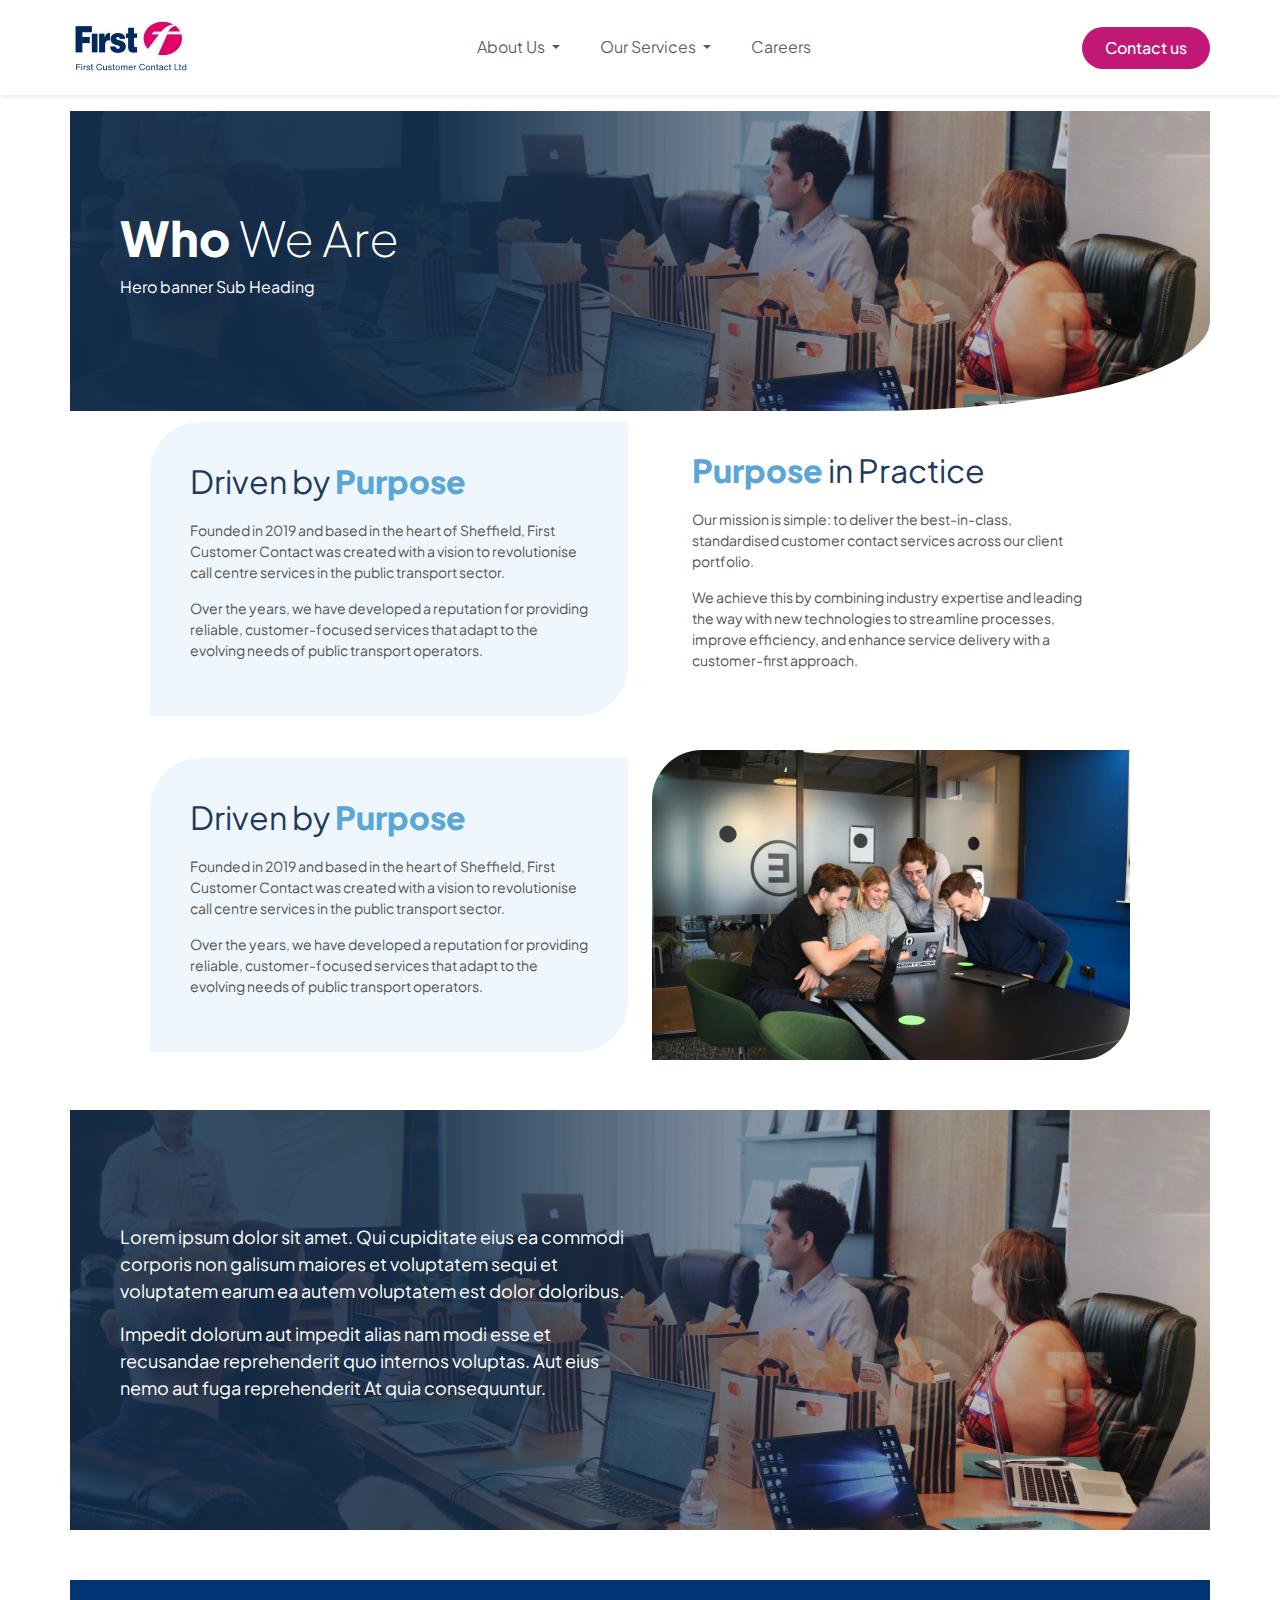
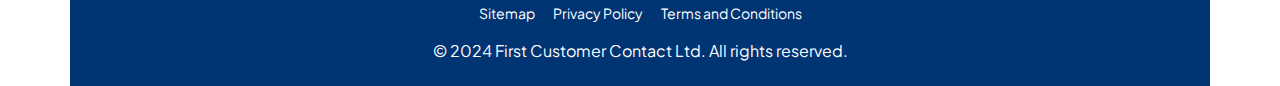
<file: whoweare.html>
<!doctype html>
<html lang="en">
  <head>
    <meta charset="UTF-8" />
    <meta http-equiv="X-UA-Compatible" content="IE=edge" />
    <meta name="viewport" content="width=device-width, initial-scale=1.0" />
    <meta name="format-detection" content="telephone=no" />
    <link
      rel="preload"
      href="./assets/font/PlusJakartaSans-Regular.woff2"
      as="font"
      type="font/woff2"
      crossorigin
    />
    <link
      rel="preload"
      href="./assets/font/PlusJakartaSans-Medium.woff2"
      as="font"
      type="font/woff2"
      crossorigin
    />
    <link
      rel="preload"
      href="./assets/font/PlusJakartaSans-Bold.woff2"
      as="font"
      type="font/woff2"
      crossorigin
    />
    <!-- Added Bootstrap Library -->
    <link
      rel="stylesheet"
      href="./assets/libraries/bootstrap/css/bootstrap.min.css"
    />
    <!-- Added Animate Library -->
    <link rel="stylesheet" href="./assets/libraries/animate/animate.min.css" />
    <!-- Custom Style of Page -->
    <link rel="stylesheet" href="./assets/css/style.css" />
    <!-- Title of the Page -->
    <title>First Customer Contact Ltd</title>
  </head>
  <body>

    <!-- Header -->
    <header>
      <!-- NAVIGATION -->
      <nav
        class="navbar navbar-expand-lg bg-white py-3 shadow-sm mb-3"
        aria-label="Main navigation"
      >
        <div class="container">
          <!-- Brand -->
          <a class="navbar-brand fw-bold" href="#">
            <img
              src="../assets/images/fg-header-logo.png"
              class="header-logo"
              alt="Header Logo"
            />
          </a>

          <!-- Toggler -->
          <button
            class="navbar-toggler"
            type="button"
            data-bs-toggle="collapse"
            data-bs-target="#navbarNav"
            aria-controls="navbarNav"
            aria-expanded="false"
            aria-label="Toggle navigation"
          >
            <span class="navbar-toggler-icon"></span>
          </button>

          <!-- Menu -->
          <div
            class="collapse navbar-collapse justify-content-center"
            id="navbarNav"
          >
            <ul class="navbar-nav gap-lg-4 text-center">
              <!-- About Us Dropdown -->
              <li class="nav-item dropdown">
                <a
                  class="nav-link dropdown-toggle"
                  href="#"
                  id="aboutDropdown"
                  role="button"
                  data-bs-toggle="dropdown"
                  aria-expanded="false"
                >
                  About Us
                </a>

                <ul
                  class="dropdown-menu shadow border-0"
                  aria-labelledby="aboutDropdown"
                >
                  <li><a class="dropdown-item" href="#">Who We Are</a></li>
                  <li><a class="dropdown-item" href="#">Leadership Team</a></li>
                  <li><a class="dropdown-item" href="#">Our Values</a></li>
                </ul>
              </li>

              <!-- Services Dropdown -->
              <li class="nav-item dropdown">
                <a
                  class="nav-link dropdown-toggle"
                  href="#"
                  id="servicesDropdown"
                  role="button"
                  data-bs-toggle="dropdown"
                  aria-expanded="false"
                >
                  Our Services
                </a>

                <ul
                  class="dropdown-menu shadow border-0"
                  aria-labelledby="servicesDropdown"
                >
                  <li><a class="dropdown-item" href="#">Inbound Support</a></li>
                  <li><a class="dropdown-item" href="#">Outbound Sales</a></li>
                  <li><a class="dropdown-item" href="#">Customer Care</a></li>
                </ul>
              </li>

              <!-- Normal Link -->
              <li class="nav-item">
                <a class="nav-link" href="#">Careers</a>
              </li>
            </ul>

            <!-- Mobile CTA -->
            <div class="d-lg-none mt-3 text-center">
              <a href="#" class="btn btn-contact">Contact us</a>
            </div>
          </div>

          <!-- Desktop CTA -->
          <div class="d-none d-lg-block">
            <a href="#" class="btn btn-contact">Contact us</a>
          </div>
        </div>
      </nav>
    </header>
  

      <!-- HERO Banner-->
      <section
        class="inner-hero-banner-wrapper"
        aria-labelledby="who-we-are-header-banner"
      >
        <div class="container hero-banner-white-bg">
          <div class="hero-wrapper">
            <img
              src="../assets/images/whoweare-bottom-image.jpg"
              class="hero-banner-img"
              alt="Two colleagues smiling and having a discussion in an office environment"
            />
            <div class="row hero-banner-content">
              <div class="col-md-4">
                <h1 id="who-we-are-heading">Who <span>We Are</span></h1>
                <p>Hero banner Sub Heading</p>
              </div>
            </div>
          </div>
        </div>
      </section>

      <!-- CONTENT Purpose Section -->
      <section
        class="whoweare-purpose-section section-bottom-spacing"
        aria-labelledby="purpose-heading"
      >
        <div class="container">
          <div class="row g-4 align-items-center whoweare-purpose-content">
            <!-- Left Card -->
            <div class="col-lg-6">
              <article
                class="info-card withbg"
                aria-labelledby="driven-heading"
              >
                <h2 class="section-title">
                  Driven by <span class="highlight-text">Purpose</span>
                </h2>
                <p class="info-text">
                  Founded in 2019 and based in the heart of Sheffield, First
                  Customer Contact was created with a vision to revolutionise
                  call centre services in the public transport sector.
                </p>
                <p class="info-text">
                  Over the years, we have developed a reputation for providing
                  reliable, customer-focused services that adapt to the evolving
                  needs of public transport operators.
                </p>
              </article>
            </div>

            <!-- Right Content -->
            <div class="col-lg-6">
              <article aria-labelledby="practice-heading" class="info-card">
                <h2 class="section-title">
                  <span class="highlight-text">Purpose</span> in Practice
                </h2>

                <p class="info-text">
                  Our mission is simple: to deliver the best-in-class,
                  standardised customer contact services across our client
                  portfolio.
                </p>

                <p class="info-text">
                  We achieve this by combining industry expertise and leading
                  the way with new technologies to streamline processes, improve
                  efficiency, and enhance service delivery with a customer-first
                  approach.
                </p>
              </article>
            </div>
            <!-- Left Card -->
            <div class="col-lg-6">
              <article
                class="info-card withbg"
                aria-labelledby="driven-heading"
              >
                <h2 class="section-title">
                  Driven by <span class="highlight-text">Purpose</span>
                </h2>
                <p class="info-text">
                  Founded in 2019 and based in the heart of Sheffield, First
                  Customer Contact was created with a vision to revolutionise
                  call centre services in the public transport sector.
                </p>
                <p class="info-text">
                  Over the years, we have developed a reputation for providing
                  reliable, customer-focused services that adapt to the evolving
                  needs of public transport operators.
                </p>
              </article>
            </div>

            <!-- Right Content -->
            <div class="col-lg-6">
              <article aria-labelledby="practice-heading">
                <div class="card-img-wrap">
                    <img
                    src="../assets/images/card-img.jpg"
                    class="card-image img-fluid"
                    alt="Our People Make the Difference"
                    />
                </div>
              </article>
            </div>
          </div>
        </div>
      </section>

      <!-- Bottom image Section -->
      <section class="bottom-hero position-relative text-white section-bottom-spacing" aria-labelledby="our-people-heading">
        <div class="container position-relative">
          <!-- Accessible Background Image (Decorative) -->
          <div class="whoweare-bottom-image">
            <img
              src="../assets/images/whoweare-bottom-image.jpg"
              class="hero-img"
              alt="Our People Make the Difference"
            />
          </div>
          <div class="row whoweare-bottom-image-content">
            <div class="col-lg-6">
              <div class="content-box">
                <p>
                  Lorem ipsum dolor sit amet. Qui cupiditate eius ea commodi
                  corporis non galisum maiores et voluptatem sequi et voluptatem
                  earum ea autem voluptatem est dolor doloribus.
                </p>

                <p>
                  Impedit dolorum aut impedit alias nam modi esse et recusandae
                  reprehenderit quo internos voluptas. Aut eius nemo aut fuga
                  reprehenderit At quia consequuntur.
                </p>
              </div>
            </div>
          </div>
        </div>
      </section>

    <!-- Footer -->
    <footer class="footer-wrap text-center">
      <div class="container">
        <div class="col-12 footer-bg text-white py-4">
          <div class="footer-links">
            <a href="#" class="text-white me-3 text-decoration-none">Sitemap</a>
            <a href="#" class="text-white me-3 text-decoration-none">Privacy Policy</a>
            <a href="#" class="text-white text-decoration-none">Terms and Conditions</a>
          </div>
          <p class="mt-3">
            &copy; 2024 First Customer Contact Ltd. All rights reserved.
          </p>
        </div>
      </div>
    </footer>
   

    <!-- Added Jquery Library -->
    <script src="./assets/libraries/jquery/jquery-3.7.1.slim.min.js"></script>
    <!-- Added Bootstrap Library -->
    <script src="./assets/libraries/bootstrap/js/bootstrap.bundle.min.js"></script>
    <!-- Added Typed Library -->
    <script src="./assets/libraries/typed/typed.umd.min.js"></script>
    <!-- Added Typed Library -->
    <script src="./assets/libraries/wow/wow.min.js"></script>
    <!-- Main JS File -->
    <script src="./assets/js/main.js"></script>
  </body>
</html>
</file>
<file: assets/css/style.css>
/*------------------------------------------------
Purpose: Project Name
Author: Author Name
Author URI: Author URL
------------------------------------------------

------------------------------------------------
TABLE OF CONTENTS:
------------------------------------------------

# Typography

# Components

# Site Content
	[ ## ... Page ]
        [ ### ... ]

# Responsive
    ## Typography
        [ ### Custom Padding ]

    ## Components
        [ ### ... ]

    ## Site Content
        [ ### ... ]
**/

/*------------------------------------------------
# Typography
------------------------------------------------*/
/* Import the font style */
@import url(../font/fonts.css);

/* Default Style */
* {
  padding: 0;
  margin: 0;
  box-sizing: border-box;
}

html,
body {
  font-family: "Plus Jakarta Sans", sans-serif;
  font-weight: normal;
  font-style: normal;
  font-size: 1rem;
  line-height: 1.4;
  color: #000;
  background-color: #fff;
}

/* Focus visibility for keyboard users */
a:focus,
button:focus {
  outline: 3px solid #2d7fc1;
  outline-offset: 0.125rem;
}

/* Navbar  Start*/
.navbar-brand small {
  display: block;
  font-size: 0.75rem;
  color: #6c757d;
}

.btn-contact {
  background: #c21875;
  color: #fff;
  border-radius: 3.125rem;
  padding: 0.5rem 1.375rem;
  font-weight: 500;
}

.btn-contact:hover,
.btn-contact:focus {
  background: #9e145e;
  color: #fff;
}

/* Smooth dropdown animation */
.dropdown-menu {
  transition: all 0.2s ease-in-out;
}

/* Improve accessibility focus */
.dropdown-item:focus,
.nav-link:focus {
  outline: 0.125rem solid #2d7fc1;
  outline-offset: 0.125rem;
}

/* Navbar End */


/* Hero */
.hero-wrapper {
  position: relative;
  overflow: hidden;
  border-radius: 0 0 30% 0;
  max-height: 18.75rem;
  /* margin-bottom: 2.5rem; */
}

.hero-img {
  width: 100%;
  height: 26.25rem;
  object-fit: cover;
}

.hero-banner-content {
  position: absolute;
  top: 0;
  left: 0;
  width: 100%;
  height: 100%;
  background: linear-gradient(to right,
      rgba(18, 45, 75, 0.95) 35%,
      rgba(18, 45, 75, 0.5) 65%,
      rgba(18, 45, 75, 0) 100%);
  display: flex;
  align-items: center;
  padding: 0 3.125rem;
  color: #ffffff;
}

.hero-banner-content h1 {
  color: #ffffff;
  font-size: 3rem;
  font-weight: 700;
  line-height: normal;
}

.hero-banner-content span {
  font-weight: 200;
}

.hero-banner-img {
  width: 100%;
  height: 18.75rem;
  object-fit: cover;
}
.hero-banner-blue-bg {
  background-color: #eef7fc;
}
.hero-banner-white-bg {
  background-color: #fff;
}
/* -------WhoweAreCard Section---------- */
.section-bottom-spacing {
  padding-bottom: 3.125rem;
}

.section-title {
  font-size: 2rem;
  font-weight: 400;
  color: #1e3a5f;
  margin-bottom: 1.25rem;
  line-height: 1.2;
}

.highlight-text {
  color: #5aa6d6;
  font-weight: 700;
}

.info-text {
  font-size: 0.875rem;
  line-height: 1.5;
  color: #555;
  margin-bottom: 0.9375rem;
}

.info-card {
  padding: 2.5rem;
  border-radius: 3.125rem 0 3.125rem 0;
}

.info-card.withbg {
  background-color: #eff7fc;
}

.whoweare-purpose-content {
  padding: 0 5rem;
}

/* -------WhoweAreBottom Section---------- */
.whoweare-bottom-image {
  position: relative;
}

.whoweare-bottom-image:after {
  content: "";
  background: linear-gradient(to right,
      rgba(18, 45, 75, 0.95) 35%,
      rgba(18, 45, 75, 0.5) 65%,
      rgba(18, 45, 75, 0) 100%);
  position: absolute;
  left: 0;
  right: 0;
  width: 100%;
  height: 100%;
  opacity: 0.9;
}

.whoweare-bottom-image-content {
  position: absolute;
  top: 50%;
  transform: translateY(-50%);
  left: 0;
  z-index: 2;
  padding: 2.5rem 3.125rem;
}

.whoweare-bottom-image-content p {
  font-size: 1.125rem;
  line-height: 1.5;
}

.card-image {
  border-radius: 3.125rem 0 3.125rem 0;
}

/* -------Footer-------------- */
.footer-bg {
  background-color: #003473;
  font-size: 0.875rem;
}

.footer-wrap p {
  color: #fff;
  font-size: 1rem;
  margin-bottom: 0;
}

/* Reduced motion support */
/* 
@media (prefers-reduced-motion: reduce) {
  * {
    transition: none !important;
  }
} */

/* @media (prefers-reduced-motion: reduce) {
  * {
    animation-duration: 0.01ms !important;
    animation-iteration-count: 1 !important;
    transition-duration: 0.01ms !important;
  }
} */



/*------------------------------------------------
# Carousel Components
------------------------------------------------*/
.sec-padding {
  padding: 3rem 0;
}

.carousel-wrapper {
  position: relative;
}

.single-carousel {
  background-color: #eff7fc;
  padding: 2rem 4rem;
  border-top-left-radius: 50px;
  border-bottom-right-radius: 50px;
  display: flex;
  flex-direction: column;
  align-items: center;
  text-align: center;
  gap: 1.5rem;
  max-width: 800px;
  margin: 0 auto;
  transition: all 300ms ease;
  opacity: .7;
}

.owl-item.active.center .single-carousel {
  opacity: 1;
}

.owl-item.active.center .single-carousel,
.owl-item.active.center .single-carousel:hover {
  background-color: #e10069;
  color: #fff;
}

.single-carousel .testimonial-text {
  margin: 0;
  font-size: 1.25rem;
}

.name-job-title-wrapper {
  display: flex;
  align-items: center;
  gap: .25rem;
  font-size: 1.25rem;
}

/* Carousel Nav */
/* .carousel-wrapper .owl-nav {
  position: absolute;
} */
.carousel-wrapper .owl-nav .owl-prev,
.carousel-wrapper .owl-nav .owl-next {
  position: absolute;
  top: 50%;
  transform: translate(-50%, -50%);
  display: flex;
  justify-content: center;
  align-items: center;
  font-size: 0 !important;
  height: 40px;
  width: 40px;
  border: 2px solid transparent !important;
}

.carousel-wrapper .owl-nav .owl-prev:focus,
.carousel-wrapper .owl-nav .owl-next:focus {
  border-color: #e10069 !important;
}

.carousel-wrapper .owl-nav .owl-prev {
  left: calc(50% - 450px);
}

.carousel-wrapper .owl-nav .owl-next {
  left: calc(50% + 450px);
}

.carousel-wrapper .owl-nav .owl-prev span,
.carousel-wrapper .owl-nav .owl-next span {
  padding: 10px;
  border-style: solid;
  transform: rotate(45deg);
  position: relative;
}

.carousel-wrapper .owl-nav .owl-prev span {
  border-width: 0px 0px 4px 4px;
  left: 7px;
}

.carousel-wrapper .owl-nav .owl-next span {
  border-width: 4px 4px 0 0;
  left: -7px;
}
/* .carousel-section-title-wrap {
    padding-bottom: 2rem;
} */
.carousel-section-title-wrap p{
   color:#555;
   margin-bottom: 0;
}
.carousel-card-white .single-carousel{
  background-color: #fff;
}
.carousel-sec-bg{
  background-color: #eef7fc;
  padding:3.125rem 0;
}
/* -----------------Credential Page Begin---------------- */
.crd-top-inner {
    max-width: 77%;
    margin: 0 auto;
    text-align: center;
    padding:4.375rem 0
}
.crd-top-inner p {
  font-size: 1rem;
  line-height: 1.5;
  color: #555;
}
.crd-logo-wrap img {
  max-width: 130px;
}
.crd-logo-wrap {
  background: #fff;
  padding: 10px;
}
.crd-award-winning-section .container {
  background: #eef7fc;
}
.crd-team-logo-wrapper{
  margin:2.5rem 0 0;
}
.on-image-title {
    color: #fff;
}
.carousel-section-title-wrap {
    padding: 0 5rem 2.5rem;
}
/* -----------------Credential Page End---------------- */

/* Careers Begin */
.view-vacancy-button button {
    border-radius: 12px;
    background: #5aade0;
    border-color: #5aade0;
    font-size: 0.875rem;
    padding: 0.25rem 0.75rem;
}
.view-vacancy-button button img {
    margin-left: 10px;
}
.view-vacancy-button button:hover {
    background: #003473;
    border-color: #003473;
}
/* Careers End */

/* Your Benifits Begin */
.benefits-section .benefits-bg {
    background: #eef7fc;
    padding:80px !important;
}

.section-title span {
    color: #5BA6D6;
    font-weight: 700;
}

/* Card */
.benefit-card {
    background: #fff;
    border-radius: 3.125rem 0 3.125rem 0;
    padding: 50px 25px;
    text-align: center;
    transition: all 0.4s ease;
    height: 100%;
    cursor: pointer;
    position: relative;
    overflow: hidden;
}

.benefit-card:hover {
    background: #E6007E;
    color: #fff;
}

.benefit-card:hover .icon-circle {
    border-color: #fff;
    color: #fff;
}

/* Icon Circle */
.icon-circle {
    width: 110px;
    height: 110px;
    border-radius: 50%;
    border: 8px solid #4ba2dc;
    display: flex;
    align-items: center;
    justify-content: center;
    margin: 0 auto 25px;
    font-size: 38px;
    color: #143E6E;
    transition: 0.3s ease;
}

/* Active Pink Card */
.benefit-card.active {
    background: #E6007E;
    color: #fff;
}
.benefit-card.active .icon-circle {
    border-color: #fff;
    color: #fff;
}

/* Hover Effect */

.hover-content {
    position: absolute;
    top: 50%;
    left: 50%;
    transform: translate(-50%, -50%);
    width: 80%;
    opacity: 0;
    color: #ffffff;
    transition: 0.4s ease;
}

.benefit-card:hover .card-main {
    opacity: 0;
}

.benefit-card:hover .hover-content {
    opacity: 1;
}

/* Your Benifits End */

.container {
  padding:0 !important;
}
@media screen and (max-width: 1439.98px) {

  .carousel-wrapper .owl-nav .owl-prev {
    left: calc(50% - 360px);
  }

  .carousel-wrapper .owl-nav .owl-next {
    left: calc(50% + 360px);
  }
}
@media screen and (max-width: 1199.98px) {

  .carousel-wrapper .owl-nav .owl-prev {
    left: calc(50% - 375px);
  }

  .carousel-wrapper .owl-nav .owl-next {
    left: calc(50% + 375px);
  }
  .container {
    padding:0 1rem !important;
  }
  .crd-top-inner {
    max-width: 100%;
    padding: 3rem 2rem;
  }
}

@media screen and (max-width: 1023.98px) {
  .single-carousel {
    max-width: calc(100% - 30px);
  }

  .carousel-wrapper .owl-nav .owl-prev {
    left: 40px;
  }

  .carousel-wrapper .owl-nav .owl-next {
    left: calc(100% - 40px);
  }
  /* ---------- */
  .navbar .dropdown:hover>.dropdown-menu {
    display: block;
    margin-top: 0;
  }
  .whoweare-purpose-content {
    padding: 0;
  }
  /* ---------- */
}

@media screen and (max-width: 767.98px) {
  .single-carousel {
    padding: 1.5rem;
    gap: 1rem;
  }

  .carousel-wrapper .owl-nav .owl-prev,
  .carousel-wrapper .owl-nav .owl-next {
    height: 25px;
    width: 25px;
  }

  .carousel-wrapper .owl-nav .owl-prev {
    left: 30px;
  }

  .carousel-wrapper .owl-nav .owl-next {
    left: calc(100% - 30px);
  }

  .carousel-wrapper .owl-nav .owl-prev span {
    border-width: 0px 0px 3px 3px;
    left: 3px;
    padding: 4px;
  }

  .carousel-wrapper .owl-nav .owl-next span {
    border-width: 3px 3px 0 0;
    left: -2px;
    padding: 4px;
  }

  .single-carousel .testimonial-text,
  .name-job-title-wrapper {
    font-size: 1rem;
  }
  /* ---------- */
  .hero-banner-content h1 {
    font-size: 2rem;
  }
  .whoweare-bottom-image-content {
    position: static;
    transform: none;
    padding: 1.5rem 1rem;
    border: 1px solid #e7e6e6;
    margin: 0;
  }

  .on-image-title {
    color: #000;
  }
  .whoweare-bottom-image-content p{
    color: #000;
  }
  .benefits-section .benefits-bg {
    padding: 2.5rem 1.25rem !important;
    margin-bottom: 3rem;
  }
  .benefits-section {
    padding: 0 1rem;
  }
  .carousel-section-title-wrap {
    padding: 0 1rem 1.5rem;
  }
  .info-card {
    padding: 1rem;
  }
  .sec-padding {
    padding: 2rem 0;
  }
  .section-bottom-spacing {
    padding-bottom: 2rem;
  }
  .footer-bg {
    margin: 0 1rem;
  }
  /* ---------- */
}

@media screen and (max-width: 575.98px) {


  .name-job-title-wrapper {
    font-size: .875rem;
  }
}

/*------------------------------------------------
# Site Content
	[ ## *** Page ]
    	[ ### *** Section ]
------------------------------------------------*/
</file>
